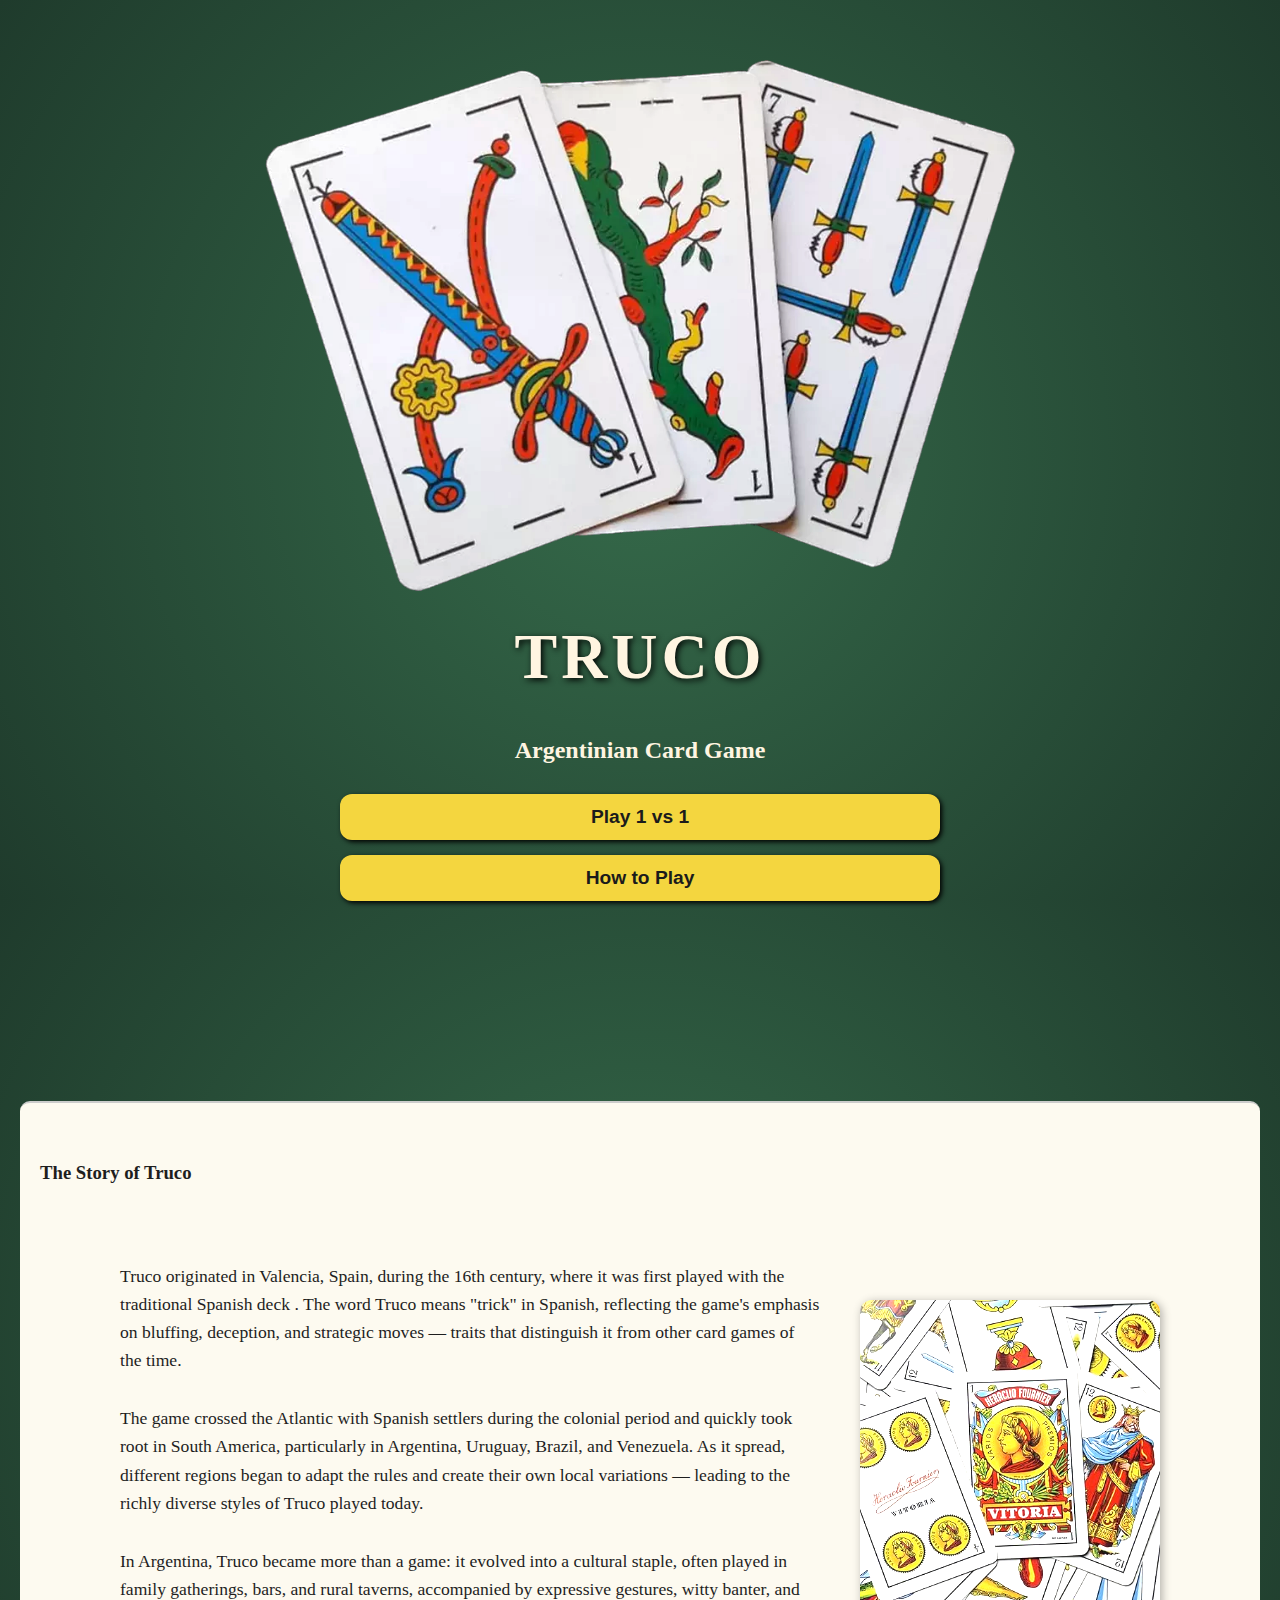
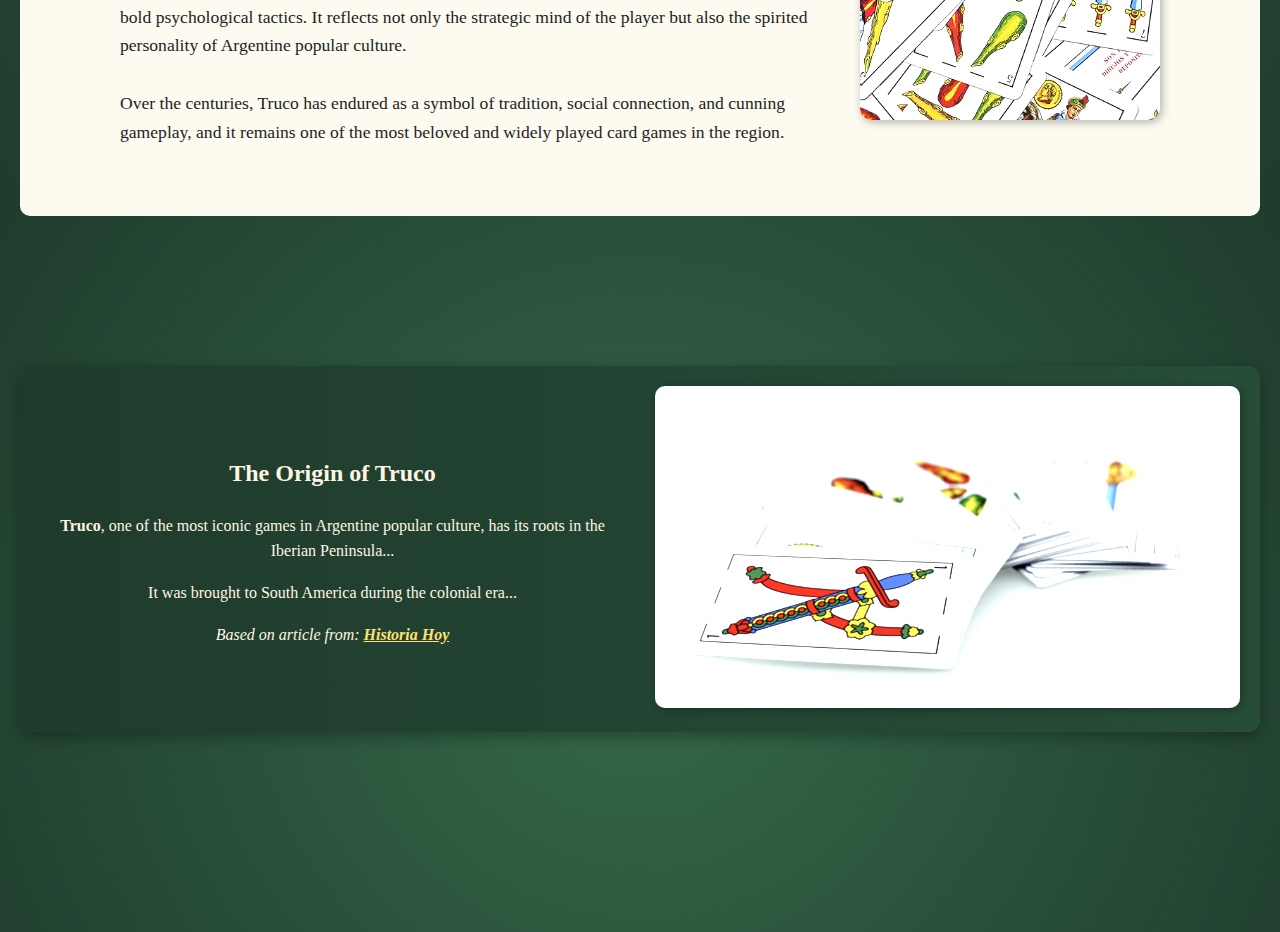
<file: index.html>
<!DOCTYPE html>
<html lang="en">
<head>
<meta charset="UTF-8">
<meta name="viewport" content="width=device-width, initial-scale=1.0">
<title>TrucoZone - Home</title>
<link rel="stylesheet" href="styles.css">

<link rel="icon" type="image/png" href="image/truco_logo.webp">
</head>

<body class="home">
<main>
<div class="home-container">

    <img src="image/truco_logo.webp" alt="Truco Logo" class="truco-logo large">
    <h1 class="main-title">TRUCO</h1>
    <h2 class="subtitle">Argentinian Card Game</h2>

    <div id="sticky-buttons" class="menu-buttons">
      <button onclick="goToGame()">Play 1 vs 1</button>
      <button onclick="goToHowToPlay()">How to Play</button>
    </div>

<section class="story-section">
  <h3>The Story of Truco</h3>
  <div class="story-image-section">
    <div class="story-text">
      <p>Truco originated in Valencia, Spain, during the 16th century, where it was first played with the traditional Spanish deck . 
        The word Truco means "trick" in Spanish, reflecting the game's emphasis on bluffing, deception, and strategic moves — 
        traits that distinguish it from other card games of the time.</p>
      <p>The game crossed the Atlantic with Spanish settlers during the colonial period and quickly took root in South America, 
        particularly in Argentina, Uruguay, Brazil, and Venezuela. As it spread, different regions began to adapt the rules and 
        create their own local variations — leading to the richly diverse styles of Truco played today.</p>
      <p>In Argentina, Truco became more than a game: it evolved into a cultural staple, often played in family gatherings, 
        bars, and rural taverns, accompanied by expressive gestures, witty banter, and bold psychological tactics. 
        It reflects not only the strategic mind of the player but also the spirited personality of Argentine popular culture.</p>
      <p>Over the centuries, Truco has endured as a symbol of tradition, social connection, and cunning gameplay, 
        and it remains one of the most beloved and widely played card games in the region.</p>
    </div>

    <div class="flip-card">
      <div class="flip-card-inner">
        <div class="flip-card-front">
          <img src="image/fondo de cartas.jpg" alt="Card Front">
        </div>
        <div class="flip-card-back">
          <p>Truco is about wit, bluffing, and tradition!</p>
        </div>
      </div>
    </div>

  </div>
</section>

<section class="info-section">
  <div class="text-content">
    <h2>The Origin of Truco</h2>
    <p><strong>Truco</strong>, one of the most iconic games in Argentine popular culture, has its roots in the Iberian Peninsula...</p>
    <p>It was brought to South America during the colonial era...</p>
    <p><em>Based on article from:
        <a href="https://historiahoy.com.ar/el-origen-del-truco-n4507" target="_blank">Historia Hoy</a>
    </em></p>
  </div>

  <div class="image-side">
    <img src="image/fondo de la revista.png" alt="Truco history visual">
  </div>
</section>

</main>

<script>
function goToGame() {
  window.location.href = "game.html";  
}

function goToHowToPlay() {
  window.location.href = "how-to-play.html";  
}
</script>

</body>
</html>
</file>
<file: styles.css>
/*Home Page */
body.home {
  background: radial-gradient(circle at center, #356a4a 0%, #1f3b2c 100%);
  color: #fff5e1;
  font-family: 'Georgia', serif;
  margin: 0;
  height: 100vh;
  display: flex;
  flex-direction: column;
  justify-content: start;
  align-items: center;
}

.home-container {
  text-align: center;
  margin-top: 60px;
}

.home-container img {
  filter: brightness(1.3);
}

.truco-logo.large {
  width: 650px;
  height: auto;
  margin-bottom: 25px;
}

.main-title {
  font-size: 4rem;
  letter-spacing: 4px;
  text-shadow: 2px 2px 6px #000;
  margin-top: 0;
}

.subtitle {
  font-size: 1.5rem;
  margin-bottom: 30px;
}

.menu-buttons {
  display: flex;
  flex-direction: column;
  gap: 15px;
  align-items: center;
  margin-top: 20px;
  transition: all 0.3s ease;
}

.menu-buttons button {
  font-size: 1.2rem;
  padding: 12px 30px;
  background-color: #f4d63f;
  border: none;
  border-radius: 12px;
  cursor: pointer;
  color: #1b1b1b;
  font-weight: bold;
  box-shadow: 2px 2px 5px #000;
  transition: background 0.3s;
  width: 100%;
  min-width: 300px;
  max-width: 600px;
}

.menu-buttons button:hover {
  background-color: #ffc400;
}

/*Story Section Styling */
.story-section {
  background-color: #fdfaf0;
  color: #1e1e1e;
  padding: 40px 20px;
  max-width: 800px;
  margin: 200px auto 60px;
  text-align: left;
  border-top: 2px solid #ccc;
  border-radius: 10px;
}

.story-section h2 {
  font-size: 2rem;
  text-align: center;
}

.story-section p {
  line-height: 1.6;
  margin-bottom: 30px;
  font-size: 1.1rem;
}

.info-section {
  display: flex;
  align-items: center;
  justify-content: space-between;
  max-width: 1000px;
  margin-bottom: 200px;
  margin-top: 150px;
  padding: 20px;
  gap: 30px;
  color: #fff5e1;
  background: linear-gradient(to right, #1f3b2c, #264d38);
  border-radius: 12px;
  box-shadow: 0 5px 15px rgba(0,0,0,0.3);
}

.info-section .text-content {
  flex: 1;
  font-size: 1rem;
  line-height: 1.6;
}

.info-section .image-side {
  flex: 1;
  text-align: center;
}

.info-section img {
  max-width: 100%;
  height: auto;
  border-radius: 10px;
  box-shadow: 2px 2px 10px rgba(0,0,0,0.3);
}

.story-image-section {
  display: flex;
  justify-content: center;
  align-items: center;
  gap: 40px;
  margin-top: 60px;
  flex-wrap: wrap;
}

.story-text {
  max-width: 700px;
}

.flip-card {
  background-color: transparent;
  width: 300px;
  height: 420px;
  perspective: 1000px;
}

.flip-card-inner {
  position: relative;
  width: 100%;
  height: 100%;
  transition: transform 0.8s;
  transform-style: preserve-3d;
}

.flip-card:hover .flip-card-inner {
  transform: rotateY(180deg);
}

.flip-card-front,
.flip-card-back {
  position: absolute;
  width: 100%;
  height: 100%;
  backface-visibility: hidden;
  border-radius: 12px;
  overflow: hidden;
  box-shadow: 2px 2px 10px rgba(0,0,0,0.3);
}

.flip-card-front img {
  width: 100%;
  height: 100%;
  object-fit: cover;
}

.flip-card-back {
  background-color: #264d38;
  color: #fff;
  display: flex;
  align-items: center;
  justify-content: center;
  transform: rotateY(180deg);
  font-size: 1.2rem;
  padding: 20px;
  text-align: center;
  overflow: hidden;
  box-sizing: border-box;
}


.info-section a {
  color: #ffe270;
  text-decoration: underline;
  font-weight: bold;
}

.info-section a:hover {
  color: #ffcc00; 
}

/* How to play */
body.how-to {
  background: radial-gradient(circle at center, #254d34 0%, #1a3928 100%);
  font-family: 'Georgia', serif;
  color: #fff5e1;
  margin: 0;
  padding: 50px 20px;
}

.how-to-container {
  max-width: 700px;
  margin: 0 auto;
  text-align: center;
}

.how-to-box {
  flex: 1;
  display: flex;
  flex-direction: column;
  justify-content: space-between;
  background-color: rgba(255, 255, 255, 0.08);
  padding: 60px;
  border-radius: 16px;
  box-shadow: 0 4px 12px rgba(0, 0, 0, 0.4);
  backdrop-filter: blur(6px);
  border: 1px solid rgba(255, 255, 255, 0.2);
  color: #fff5e1;
  text-align: left;
  max-width: 900px;           
  width: 100%;  
}

.how-to-box h2 {
  margin-top: 30px;
  color: #ffe270;
}

.how-to-box p,
.how-to-box ul,
.how-to-box ol {
  line-height: 1.7;
  font-size: 1.1rem;
  margin-bottom: 20px;
}

.how-to-box ul,
.how-to-box ol {
  padding-left: 20px;
}

.how-to-layout {
  display: flex;
  justify-content: center;
  align-items: flex-start;
  gap: 40px;
  max-width: 1500px;
  margin: 40px auto;
}

.how-to-box {
  flex: 1;
  max-width: 700px;
}

.how-to-side-content {
  flex: 1;
  display: flex;
  flex-direction: column;
  gap: 40px;
  align-items: center;
}

.media-item {
  width: 100%;
  max-width: 900px;   
  border-radius: 12px;
  box-shadow: 0 0 12px rgba(0,0,0,0.5);
}

iframe.media-item {
  aspect-ratio: 16 / 9;
  height: auto;
}

.media-row {
  display: flex;
  flex-direction: column;
  align-items: center;
  gap: 40px;
  width: 100%;
}

.card-row {
  display: flex;
  justify-content: center;
  gap: 30px;
  flex-wrap: wrap;
  margin-top: 20px;
}

.how-to-box {
  flex: 1;
}

.how-to-side-content {
  flex: 1;
  display: flex;
  flex-direction: column;
  gap: 30px;
}

.how-to-box h1,
.how-to-box h2 {
  color: #ffe270;
  text-align: left;
}

.how-to-box ul,
.how-to-box ol,
.how-to-box p {
  font-size: 1.1rem;
  line-height: 1.6;
  text-align: left;
}

.card-row {
  display: flex;
  justify-content: center;
  gap: 30px;
  flex-wrap: wrap;
  margin-top: 20px;
}

.back-home {
  position: absolute;
  top: 20px;
  left: 20px;
  font-size: 1rem;
  background-color: #ffd700;
  color: #1b1b1b;
  padding: 8px 16px;
  text-decoration: none;
  border-radius: 8px;
  font-weight: bold;
  box-shadow: 2px 2px 6px rgba(0,0,0,0.3);
  transition: background 0.3s;
  z-index: 10;
}

.back-home:hover {
  background-color: #ffc400;
}

.card-flip {
  width: 120px;
  height: 180px;
  perspective: 1000px;
}

.card-inner {
  position: relative;
  width: 100%;
  height: 100%;
  transition: transform 0.6s;
  transform-style: preserve-3d;
}

.card-flip:hover .card-inner {
  transform: rotateY(180deg);
}

.card-front,
.card-back {
  position: absolute;
  width: 100%;
  height: 100%;
  border-radius: 6px;
  box-shadow: 0 0 6px rgba(0,0,0,0.3);
  backface-visibility: hidden;
  overflow: hidden;
}

.card-front img,
.card-back img {
  width: 100%;
  height: 100%;
  object-fit: cover;
}

.card-back {
  transform: rotateY(180deg);
}

body.game {
  background: radial-gradient(circle at center, #2c5032 0%, #1a3321 100%);
  font-family: 'Georgia', serif;
  color: #fff5e1;
  margin: 0;
  padding: 30px;
}

.game-container {
  max-width: 1000px;
  margin: 0 auto;
  text-align: center;
  position: relative;
}

.scoreboard {
  position: absolute;
  top: 10px;
  right: 20px;
  background-color: rgba(255, 255, 255, 0.08);
  padding: 10px 20px;
  border-radius: 10px;
  font-weight: bold;
  box-shadow: 0 0 10px rgba(0, 0, 0, 0.4);
}

.machine-area, .player-area {
  margin: 40px 0;
}

#machine-cards, #player-cards {
  display: flex;
  justify-content: center;
  gap: 20px;
  margin-top: 15px;
}

.card-thumbnail {
  width: 140px;     
  height: 210px;    
  border-radius: 6px;
  box-shadow: 0 0 8px rgba(0, 0, 0, 0.4);
  cursor: pointer;
  transition: transform 0.2s;
}

.card-thumbnail:hover {
  transform: scale(1.05);
}

.play-area {
  background-color: rgba(255, 255, 255, 0.06);
  padding: 20px;
  margin: 30px auto;
  border-radius: 10px;
  width: 80%;
  box-shadow: 0 0 10px rgba(0, 0, 0, 0.3);
}

#status {
  font-size: 1.1rem;
  color: #ffe270;
  margin: 0;
}

.game-menu {
  position: fixed;   
  top: 20px;  
  left: 20px;  
  display: flex;
  flex-direction: column;
  gap: 10px;
  z-index: 1000;         
}

.menu-button {
  background-color: #ffd700;
  color: #1b1b1b;
  padding: 8px 14px;
  border-radius: 8px;
  text-decoration: none;
  font-weight: bold;
  box-shadow: 2px 2px 6px rgba(0,0,0,0.3);
  transition: background 0.3s;
}

.menu-button:hover {
  background-color: #ffc400;
}

.truco-panel {
  margin-top: 40px;
  display: flex;
  justify-content: center;
  flex-wrap: wrap;
  gap: 15px;
}

.truco-panel button {
  background-color: #ffe270;
  color: #1b1b1b;
  padding: 10px 20px;
  border: none;
  border-radius: 10px;
  font-size: 1rem;
  font-weight: bold;
  cursor: pointer;
  box-shadow: 2px 2px 6px rgba(0,0,0,0.3);
  transition: background 0.3s;
}

.truco-panel button:hover {
  background-color: #ffc400;
}

.truco-panel button span {
  margin-left: 6px;
  font-size: 0.8rem;
  background-color: #333;
  color: #fff;
  border-radius: 50%;
  padding: 2px 6px;
  cursor: help;
}

/* LARGE SCREENS (1200px) */
@media (min-width: 1200px) {

  .truco-logo.large {
    width: 750px;
  }

  .story-section,
  .info-section {
    max-width: 1200px;
  }

  #machine-cards, #player-cards {
    gap: 30px;
  }

  .card-thumbnail {
    width: 170px;
    height: 260px;
  }
}

/* TABLETS (768px–1199px) */
@media (max-width: 1199px) and (min-width: 768px) {

  /* Home page */
  .truco-logo.large {
    width: 500px;
  }

  .main-title {
    font-size: 3rem;
  }

  .menu-buttons button {
    min-width: 250px;
  }

  .info-section {
    flex-direction: column;
    text-align: center;
    gap: 20px;
  }

  .info-section .text-content {
    text-align: center;
  }

  /* How to play */
  .how-to-layout {
    flex-direction: column;
  }

  .how-to-image img {
    width: 100%;
  }

  /* Game screen */
  .card-thumbnail {
    width: 110px;
    height: 165px;
  }

  .scoreboard {
    right: 10px;
    top: 10px;
  }

  .truco-panel button {
    padding: 8px 14px;
    font-size: 0.9rem;
  }
}

/* PHONES (UP TO 767px) */
@media (max-width: 767px) {

  /* General */
  body {
    padding: 15px !important;
  }

  /* Home */
  .truco-logo.large {
    width: 320px;
  }

  .main-title {
    font-size: 2.3rem;
  }

  .subtitle {
    font-size: 1.1rem;
  }

  .menu-buttons button {
    min-width: 200px;
    font-size: 1rem;
    padding: 10px 18px;
  }

  /* Story */
  .story-section,
  .info-section {
    margin: 40px auto;
    padding: 20px;
  }

  .info-section {
    flex-direction: column;
  }

  /* How to play */
  .how-to-box {
    padding: 20px;
  }

  .how-to-image img {
    width: 100%;
    max-width: 350px;
  }

  h1.main-heading {
    font-size: 1.8rem;
  }

  .scoreboard {
    right: 10px;
    top: 10px;
    font-size: 0.8rem;
    padding: 6px 12px;
  }

  .card-thumbnail {
    width: 90px;
    height: 135px;
  }

  #machine-cards,
  #player-cards {
    gap: 10px;
    flex-wrap: wrap;
  }

  .truco-panel {
    flex-direction: column;
  }

  .truco-panel button {
    width: 90%;
    font-size: 1rem;
    padding: 12px;
  }
}
</file>
